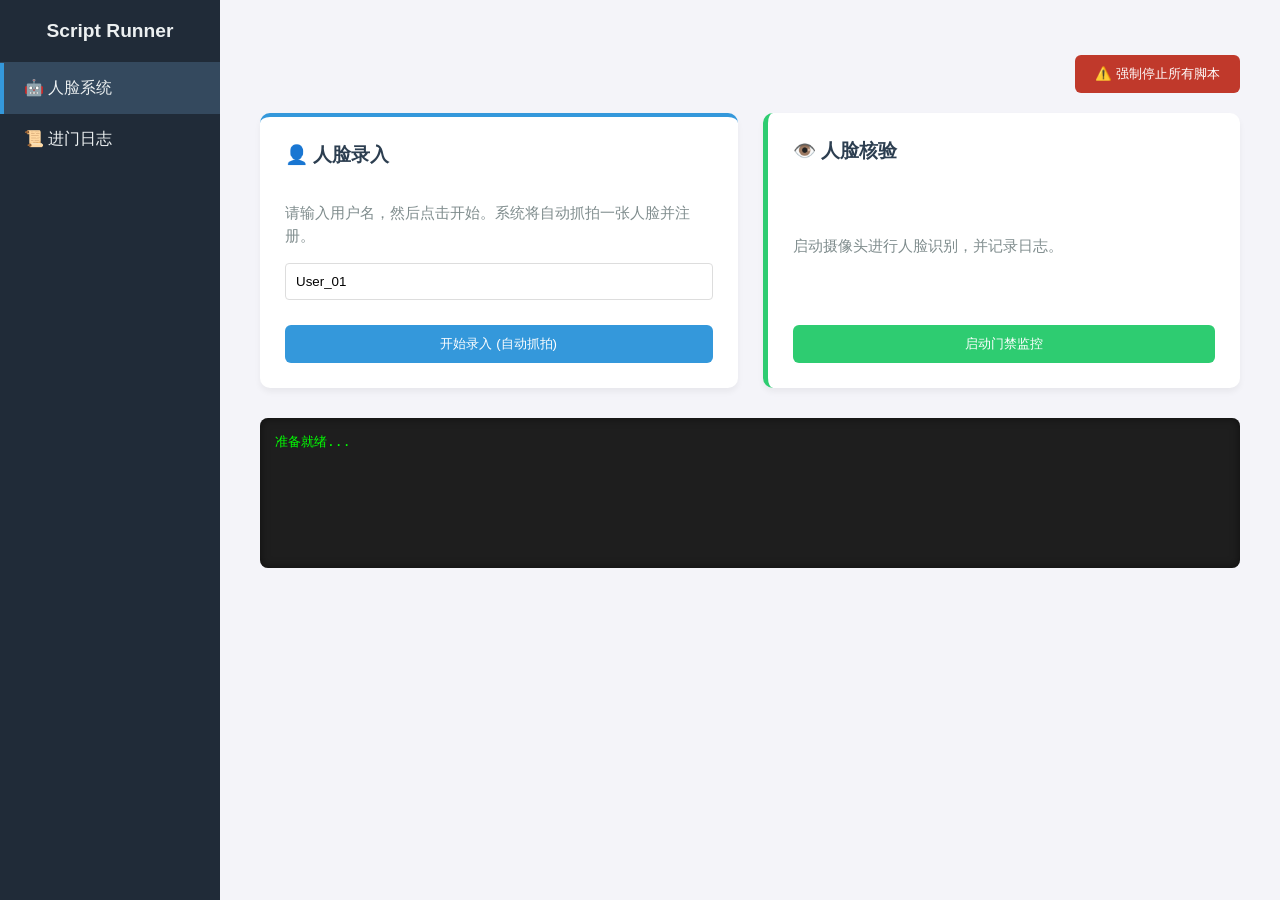
<file: templates/index.html>
<!DOCTYPE html>
<html lang="zh-CN">
<head>
    <meta charset="UTF-8">
    <meta name="viewport" content="width=device-width, initial-scale=1.0">
    <title>AI 脚本控制台</title>
    <style>
        body { margin: 0; font-family: 'Segoe UI', sans-serif; display: flex; height: 100vh; background-color: #f4f4f9; }
        
        /* 侧边栏 */
        .sidebar { width: 220px; background-color: #202b38; color: #ecf0f1; display: flex; flex-direction: column; }
        .sidebar-header { padding: 20px; font-size: 1.2rem; font-weight: bold; border-bottom: 1px solid #34495e; text-align: center; }
        
        .nav-item { padding: 15px 20px; cursor: pointer; transition: 0.2s; border-left: 4px solid transparent; }
        .nav-item:hover { background-color: #2c3e50; }
        .nav-item.active { background-color: #34495e; border-left-color: #3498db; }

        /* 主内容区 */
        .main-content { flex: 1; padding: 40px; overflow-y: auto; display: flex; flex-direction: column; }
        
        /* 卡片容器 */
        .section-container { display: none; } /* 默认隐藏所有部分 */
        .section-container.active { display: grid; grid-template-columns: repeat(auto-fill, minmax(320px, 1fr)); gap: 25px; animation: fadeIn 0.4s; }

        @keyframes fadeIn { from { opacity: 0; transform: translateY(10px); } to { opacity: 1; transform: translateY(0); } }

        /* 卡片样式 */
        .card { background: white; padding: 25px; border-radius: 10px; box-shadow: 0 4px 6px rgba(0,0,0,0.05); display: flex; flex-direction: column; justify-content: space-between; }
        .card h3 { margin-top: 0; color: #2c3e50; }
        .card p { color: #7f8c8d; font-size: 0.95rem; line-height: 1.5; }
        
        /* 按钮 */
        .btn { border: none; padding: 10px 20px; border-radius: 6px; cursor: pointer; font-weight: 500; transition: 0.2s; width: 100%; margin-top: 15px; }
        .btn-primary { background-color: #3498db; color: white; }
        .btn-primary:hover { background-color: #2980b9; }
        .btn-danger { background-color: #e74c3c; color: white; }
        .btn-danger:hover { background-color: #c0392b; }
        .btn:disabled { background-color: #bdc3c7; cursor: not-allowed; }

        /* 控制台输出 */
        #console-box { margin-top: auto; background: #1e1e1e; border-radius: 8px; padding: 15px; color: #0f0; font-family: monospace; min-height: 120px; max-height: 200px; overflow-y: auto; white-space: pre-wrap; margin-top: 30px; box-shadow: inset 0 0 10px rgba(0,0,0,0.5); }
        .log-entry { margin-bottom: 5px; border-bottom: 1px solid #333; padding-bottom: 2px; }

        /* 日志表格样式 */
        .log-table { width: 100%; border-collapse: collapse; margin-top: 15px; font-size: 0.9rem; }
        .log-table th, .log-table td { border: 1px solid #ddd; padding: 8px; text-align: left; }
        .log-table th { background-color: #f2f2f2; color: #333; }
        .log-table tr:nth-child(even) { background-color: #f9f9f9; }
        .log-img { width: 50px; height: 50px; object-fit: cover; border-radius: 4px; cursor: pointer; }
        .log-img:hover { transform: scale(2.5); transition: 0.2s; box-shadow: 0 0 10px rgba(0,0,0,0.5); z-index: 10; position: relative; }
        
        .input-group { display: flex; gap: 10px; margin-bottom: 10px; }
        .input-field { flex: 1; padding: 10px; border: 1px solid #ddd; border-radius: 4px; }
    </style>
</head>
<body>
    <!-- 侧边栏 -->
    <div class="sidebar">
        <div class="sidebar-header">Script Runner</div>
        <div class="nav-item active" onclick="switchTab('tab-ai', this)">🤖 人脸系统</div>
        <div class="nav-item" onclick="switchTab('tab-logs', this)">📜 进门日志</div>
    </div>

    <!-- 主内容 -->
    <div class="main-content">
        
        <!-- 全局停止按钮 -->
        <div style="margin-bottom: 20px; text-align: right;">
            <button class="btn btn-danger" style="width: auto; background-color: #c0392b;" onclick="stopScript()">
                ⚠️ 强制停止所有脚本
            </button>
        </div>

        <!-- Tab 1: AI 系统 -->
        <div id="tab-ai" class="section-container active">
            
            <!-- 录入卡片 -->
            <div class="card" style="border-top: 4px solid #3498db;">
                <h3>👤 人脸录入</h3>
                <p>请输入用户名，然后点击开始。系统将自动抓拍一张人脸并注册。</p>
                
                <div class="input-group">
                    <input type="text" id="username_input" class="input-field" placeholder="输入姓名 (例如: Wang_Wei)" value="User_01">
                </div>

                <button class="btn btn-primary" onclick="runRegister()">开始录入 (自动抓拍)</button>
            </div>

            <!-- 识别卡片 -->
            <div class="card" style="border-left: 5px solid #2ecc71;">
                <h3>👁️ 人脸核验</h3>
                <p>启动摄像头进行人脸识别，并记录日志。</p>
                <button class="btn" style="background-color: #2ecc71; color: white;" 
                        onclick="runScript('use_data_to_detect.py', [])">
                    启动门禁监控
                </button>
            </div>
        </div>

        <!-- Tab 2: 日志系统 -->
        <div id="tab-logs" class="section-container">
            <div class="card">
                <div style="display:flex; justify-content:space-between; align-items:center;">
                    <h3>最近进门记录</h3>
                    <button class="btn btn-primary" style="width:auto; padding: 5px 15px;" onclick="loadLogs()">🔄 刷新</button>
                </div>
                
                <table class="log-table">
                    <thead>
                        <tr>
                            <th>ID</th>
                            <th>抓拍</th>
                            <th>姓名</th>
                            <th>时间</th>
                            <th>相似度</th>
                        </tr>
                    </thead>
                    <tbody id="log-table-body">
                        <!-- JS 填充 -->
                    </tbody>
                </table>
            </div>
        </div>

        <div id="console-box">准备就绪...</div>
    </div>

    <script>
        // 切换栏目逻辑
        function switchTab(tabId, navElement) {
            // 1. 隐藏所有内容区域
            document.querySelectorAll('.section-container').forEach(el => el.classList.remove('active'));
            // 2. 显示选中的区域
            document.getElementById(tabId).classList.add('active');
            
            // 3. 更新左侧高亮
            document.querySelectorAll('.nav-item').forEach(el => el.classList.remove('active'));
            navElement.classList.add('active');
        }

        // 获取 CSRF Token
        function getCookie(name) {
            let cookieValue = null;
            if (document.cookie && document.cookie !== '') {
                const cookies = document.cookie.split(';');
                for (let i = 0; i < cookies.length; i++) {
                    const cookie = cookies[i].trim();
                    if (cookie.substring(0, name.length + 1) === (name + '=')) {
                        cookieValue = decodeURIComponent(cookie.substring(name.length + 1));
                        break;
                    }
                }
            }
            return cookieValue;
        }

        function switchTab(tabId, navElement) {
             document.querySelectorAll('.section-container').forEach(el => el.classList.remove('active'));
             document.getElementById(tabId).classList.add('active');
             document.querySelectorAll('.nav-item').forEach(el => el.classList.remove('active'));
             navElement.classList.add('active');
             if(tabId === 'tab-logs') loadLogs(); // 切换到日志时自动刷新
        }

        // 通用运行脚本函数 (支持传参)
        async function runScript(scriptName, args=[]) {
            const consoleBox = document.getElementById('console-box');
            consoleBox.innerHTML = `<div class="log-entry" style="color:yellow">>>> 正在启动 ${scriptName}...</div>`;

            try {
                await fetch('/api/run/', {
                    method: 'POST',
                    headers: {'Content-Type': 'application/json'},
                    body: JSON.stringify({ script_name: scriptName, args: args })
                });
                consoleBox.innerHTML += `<div class="log-entry">>>> 指令已发送，请操作弹出的窗口</div>`;
            } catch (error) {
                consoleBox.innerHTML += `<div class="log-entry" style="color:red">>>> 错误: ${error}</div>`;
            }
        }

        // 专门的录入函数
        function runRegister() {
            const name = document.getElementById('username_input').value;
            if (!name) { alert("请输入用户名！"); return; }
            // 调用脚本，传入用户名作为参数
            runScript('face_recognition.py', [name]);
        }

        // 停止脚本
        async function stopScript() {
            const res = await fetch('/api/stop/');
            const data = await res.json();
            document.getElementById('console-box').innerHTML += `<div class="log-entry" style="color:red">>>> ${data.message}</div>`;
        }

        // 加载日志
        async function loadLogs() {
            const tbody = document.getElementById('log-table-body');
            tbody.innerHTML = '<tr><td colspan="5">加载中...</td></tr>';
            
            try {
                const res = await fetch('/api/logs/');
                const json = await res.json();
                
                if (json.status === 'success' && json.data.length > 0) {
                    tbody.innerHTML = '';
                    json.data.forEach(log => {
                        const tr = `
                            <tr>
                                <td>${log.id}</td>
                                <td><img src="${log.img}" class="log-img" onerror="this.src=''"></td>
                                <td><b>${log.user}</b></td>
                                <td>${log.time}</td>
                                <td style="color:${log.sim > 0.5 ? 'green' : 'red'}">${log.sim}</td>
                            </tr>
                        `;
                        tbody.innerHTML += tr;
                    });
                } else {
                    tbody.innerHTML = '<tr><td colspan="5" style="text-align:center">暂无数据</td></tr>';
                }
            } catch (e) {
                tbody.innerHTML = `<tr><td colspan="5" style="color:red">加载失败: ${e}</td></tr>`;
            }
        }
    </script>
</body>
</html>
</file>
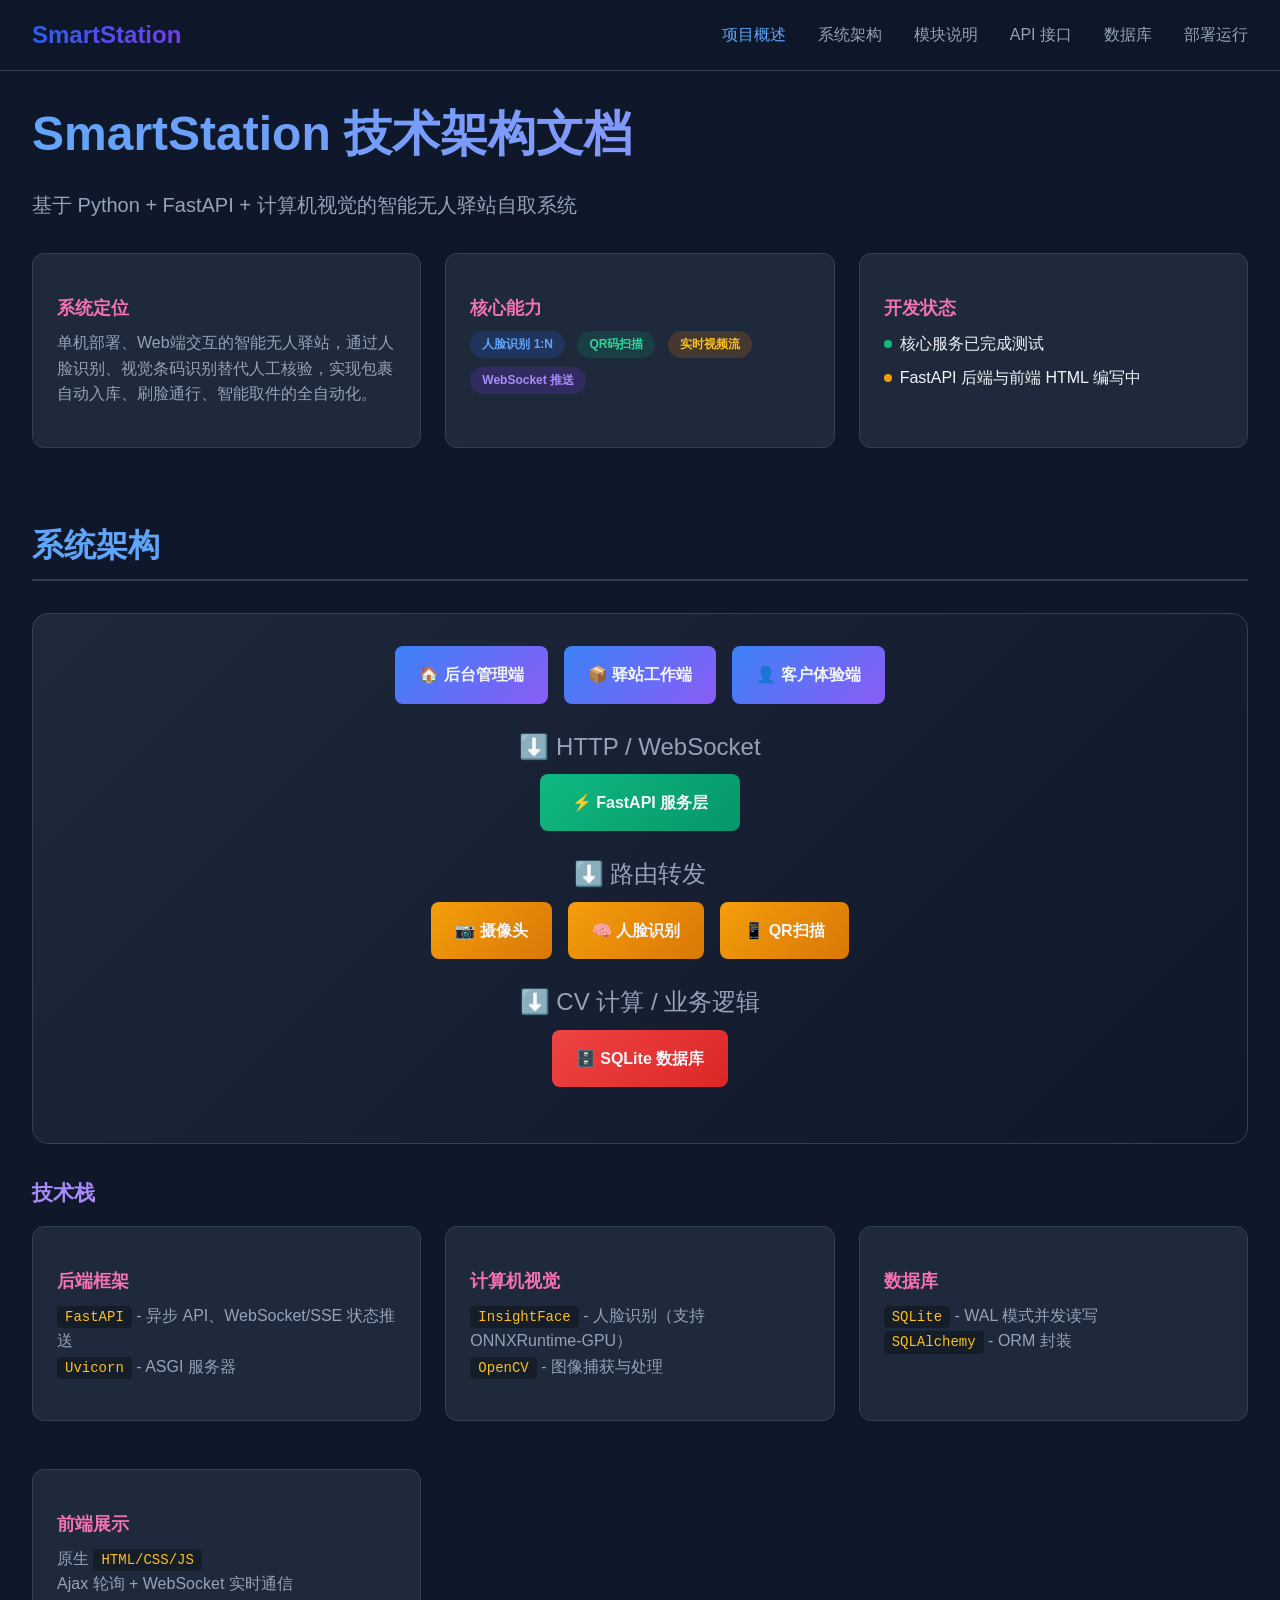
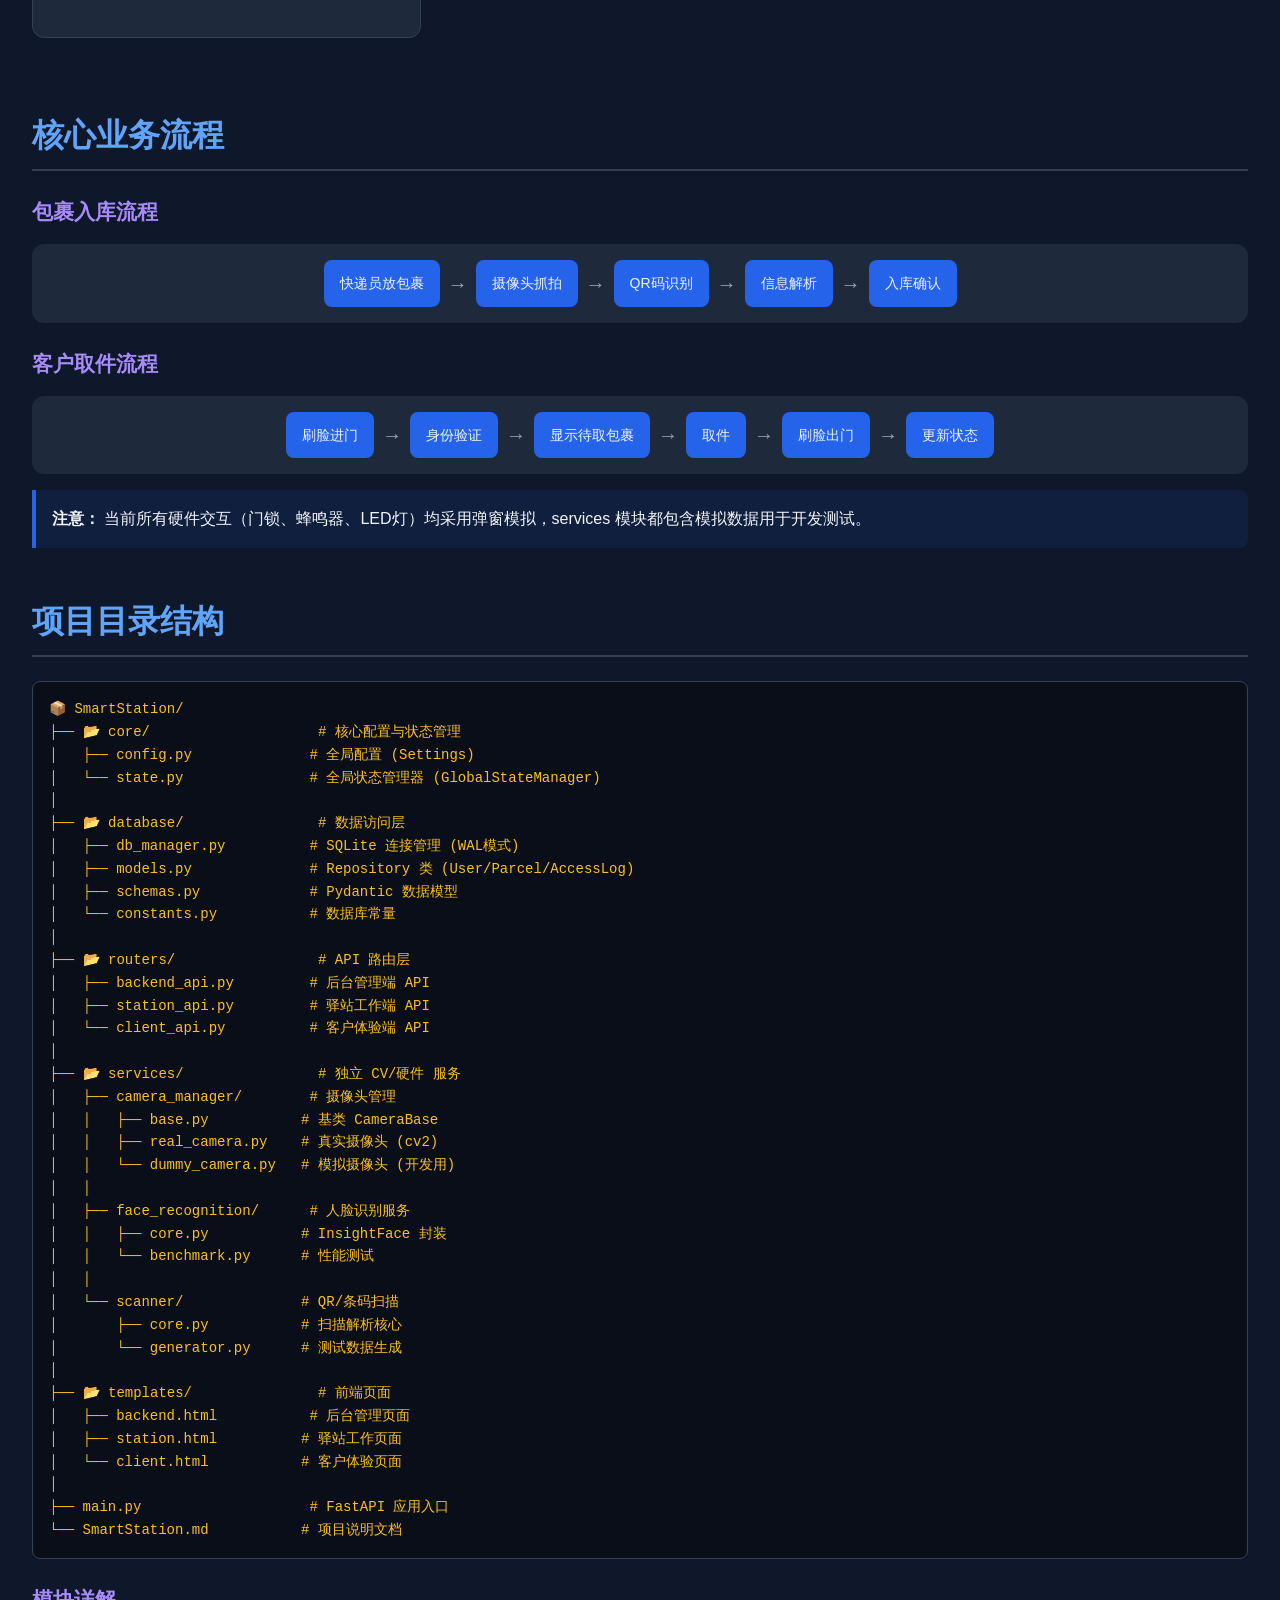
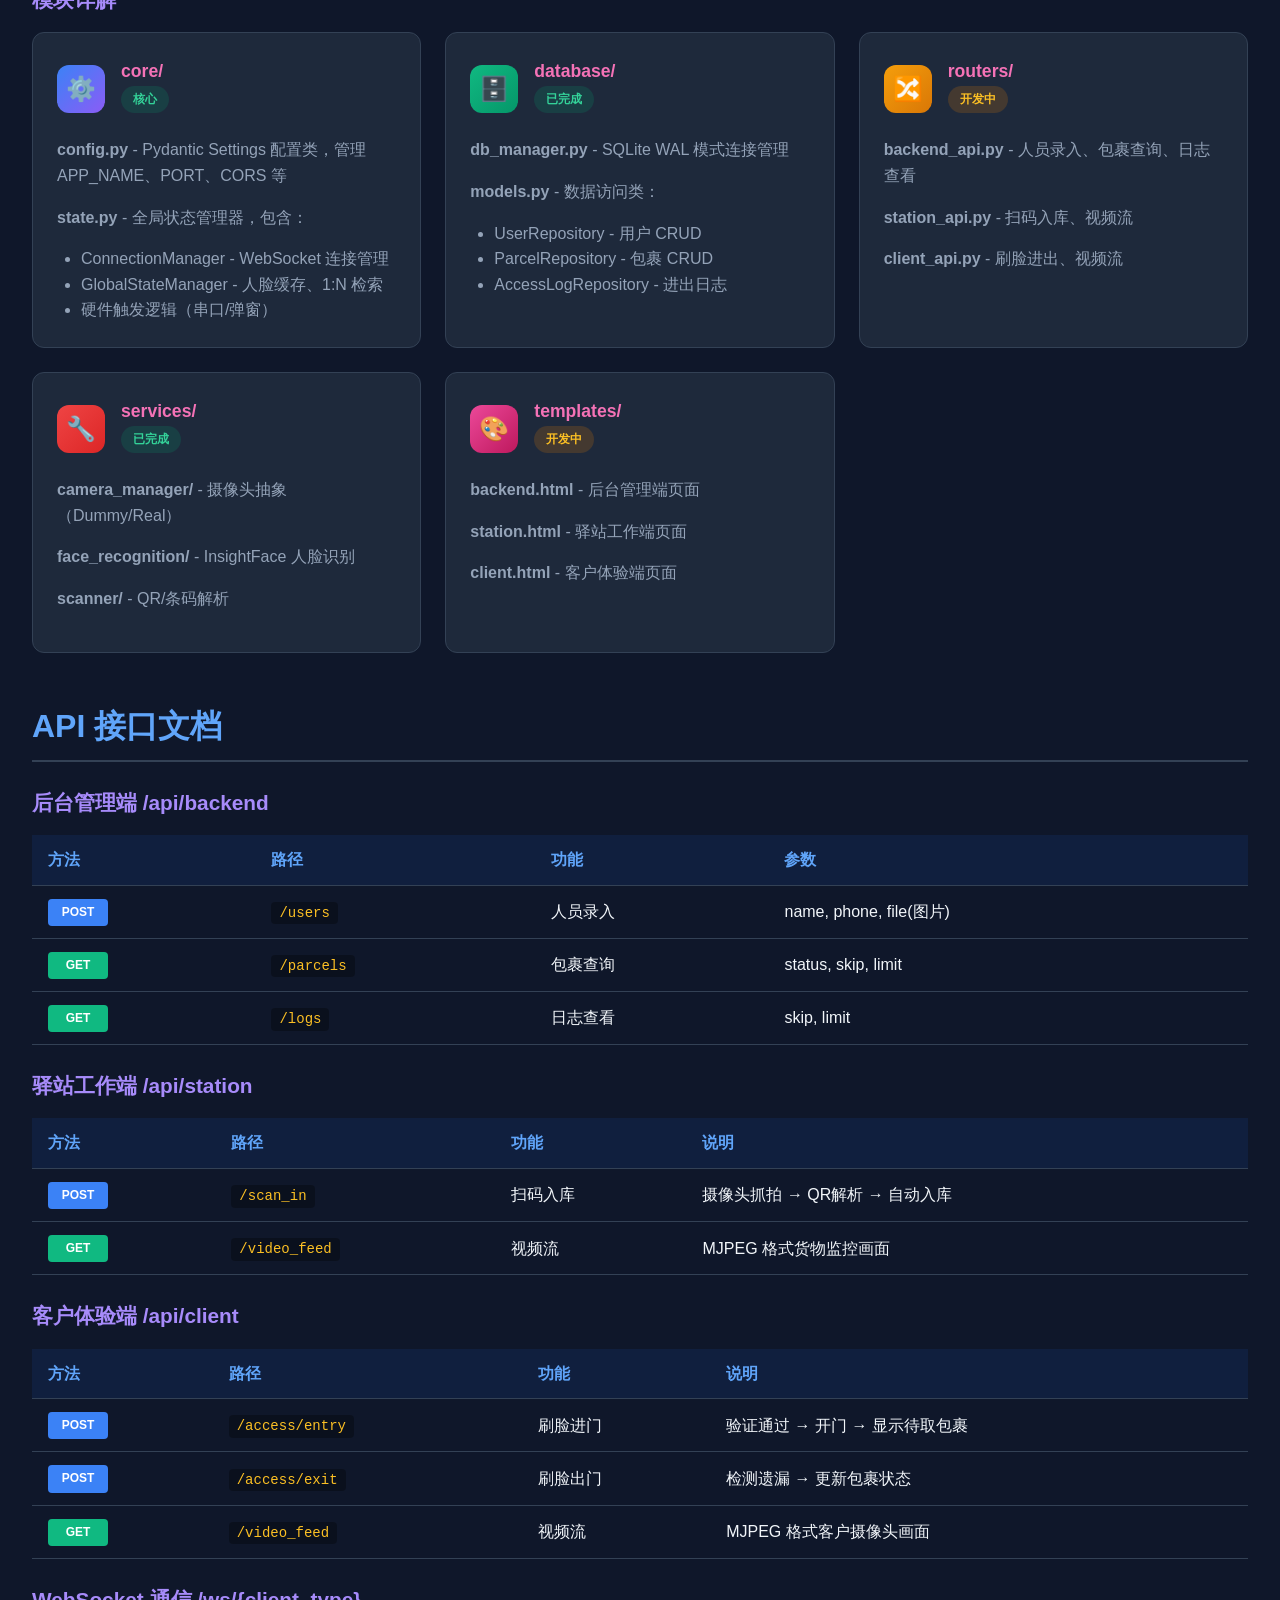
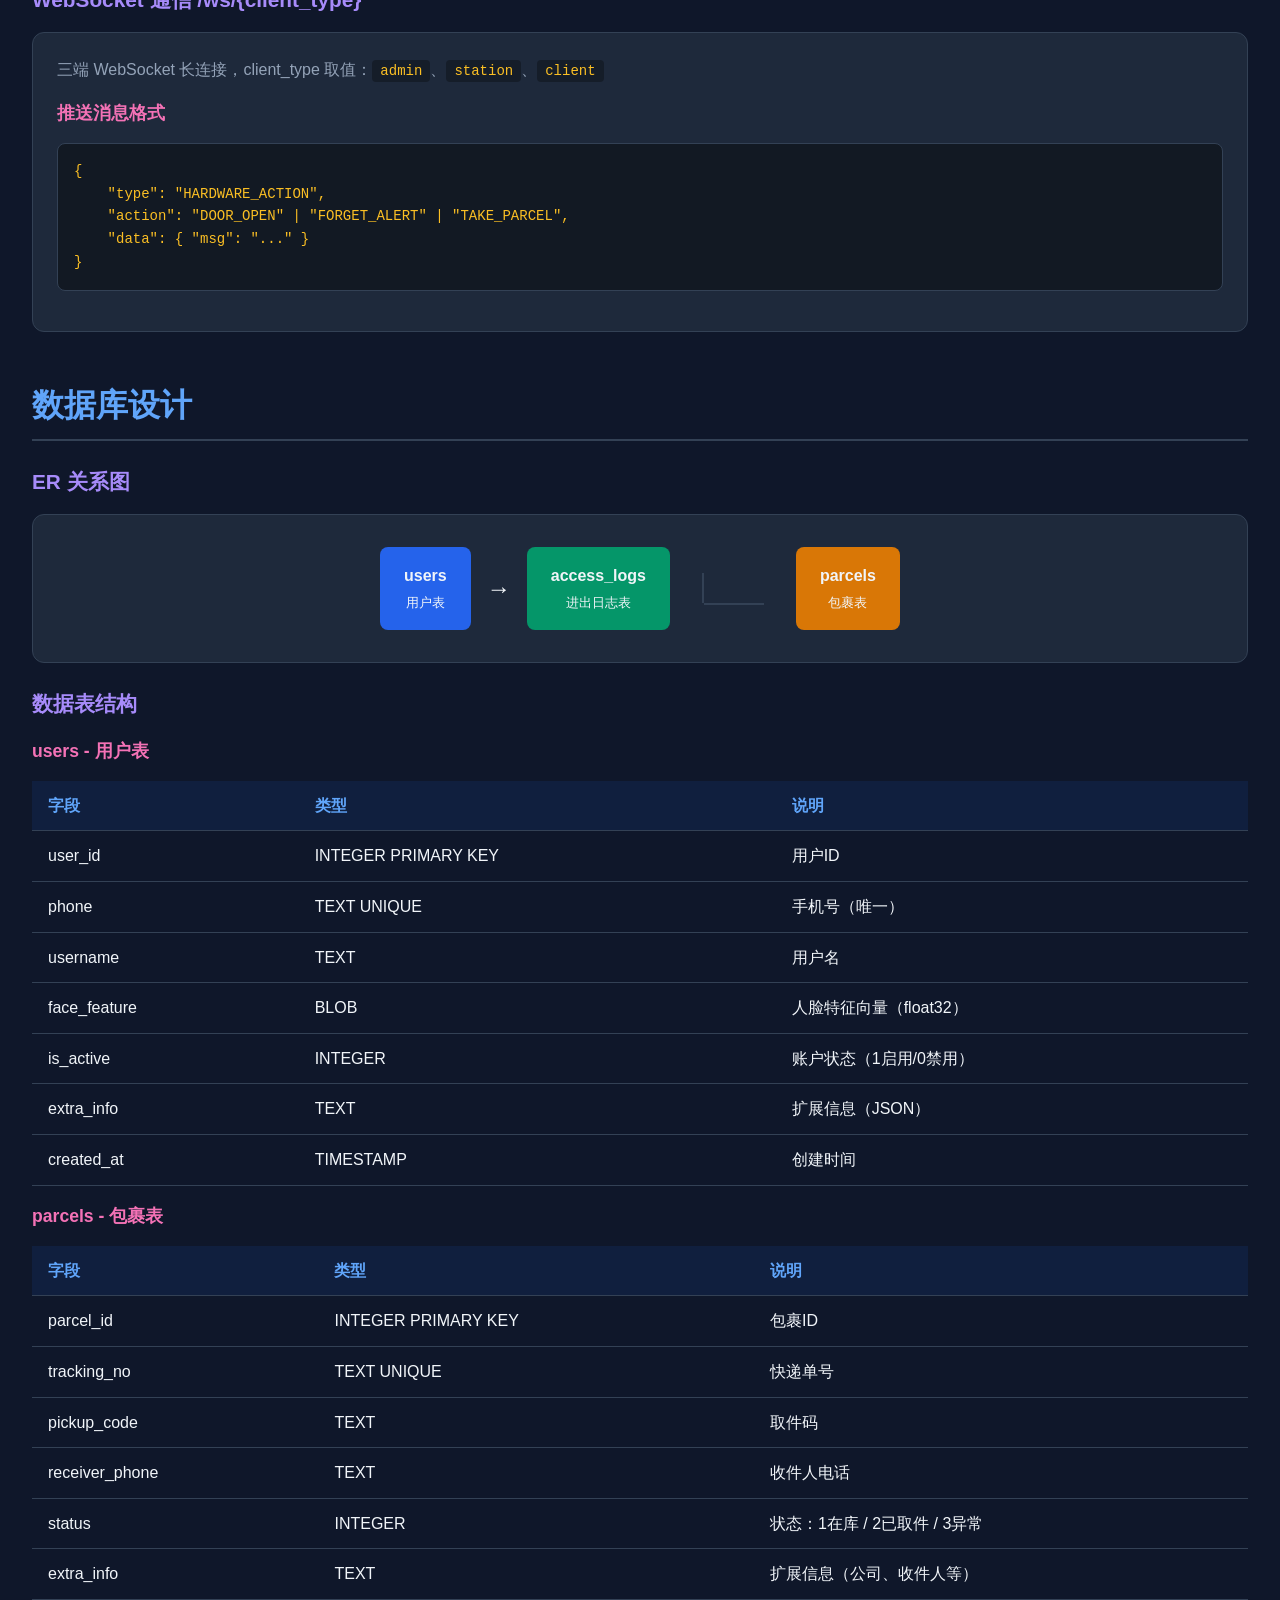
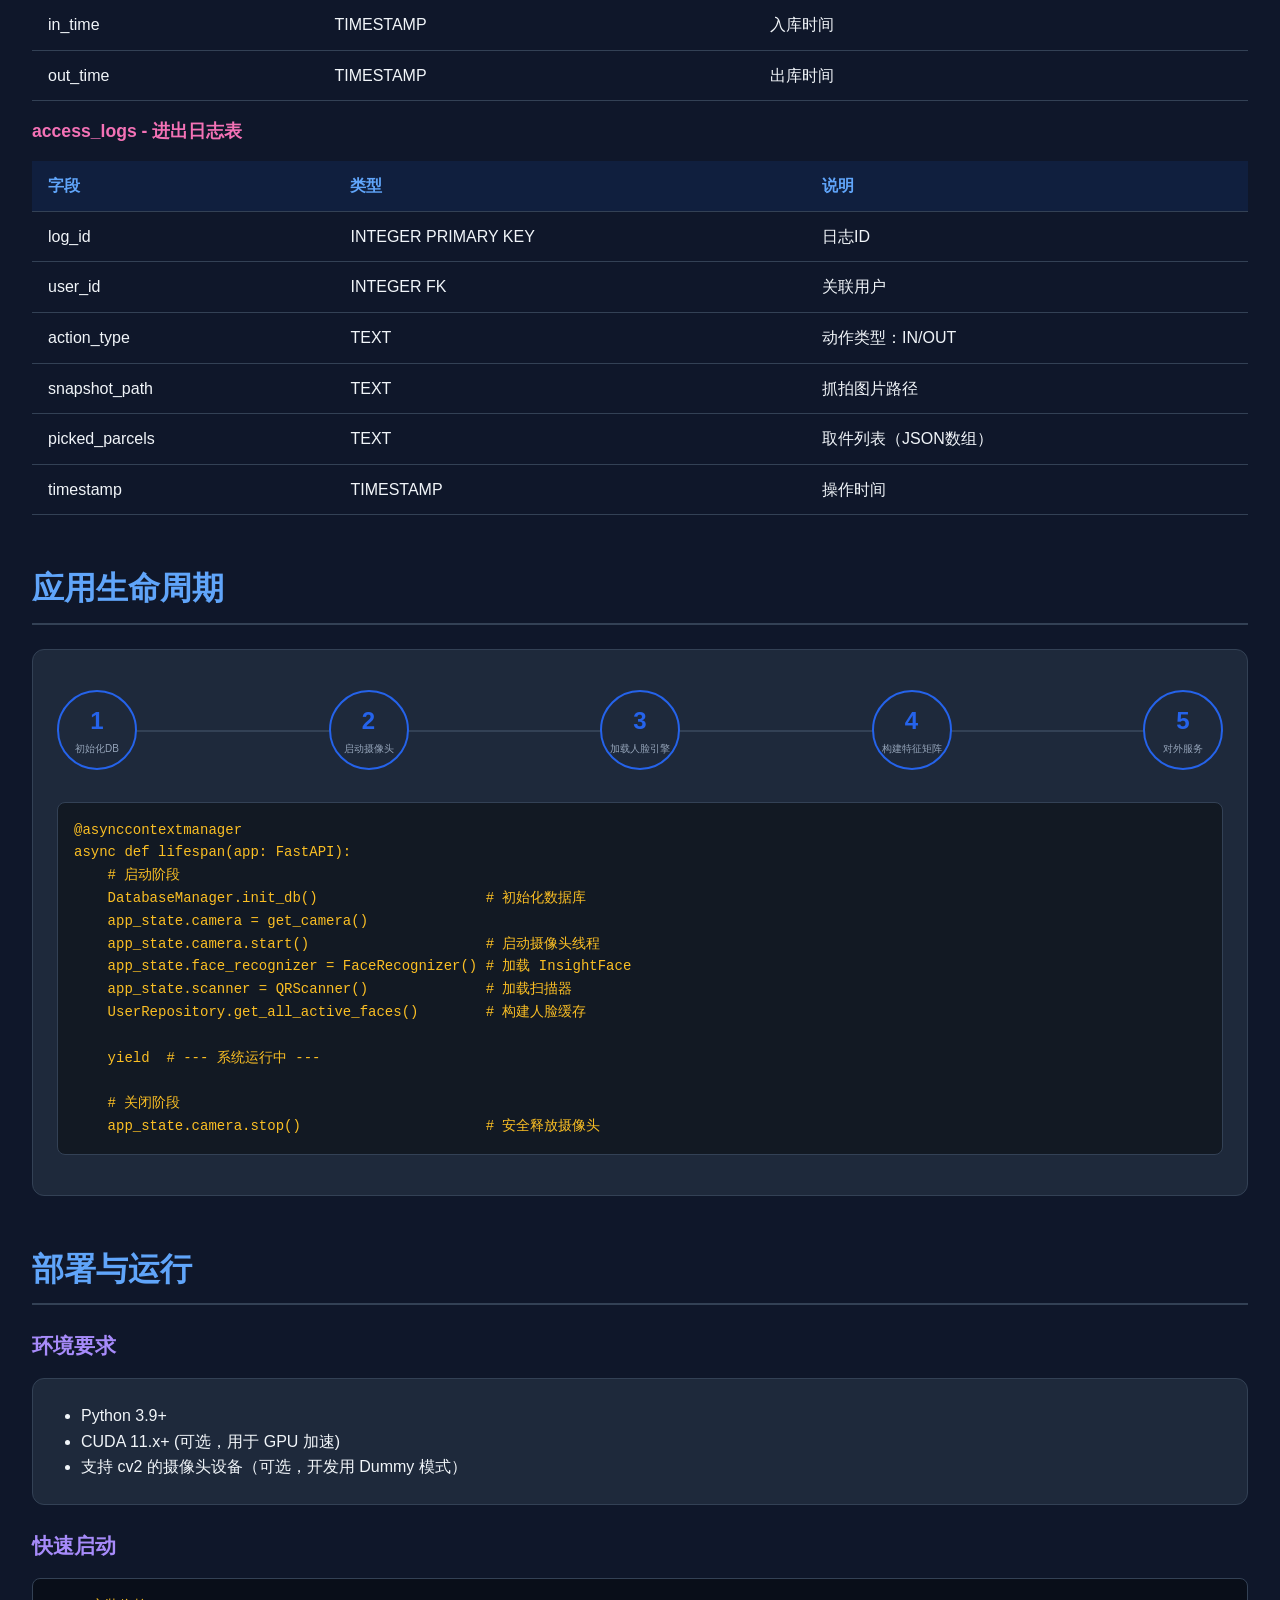
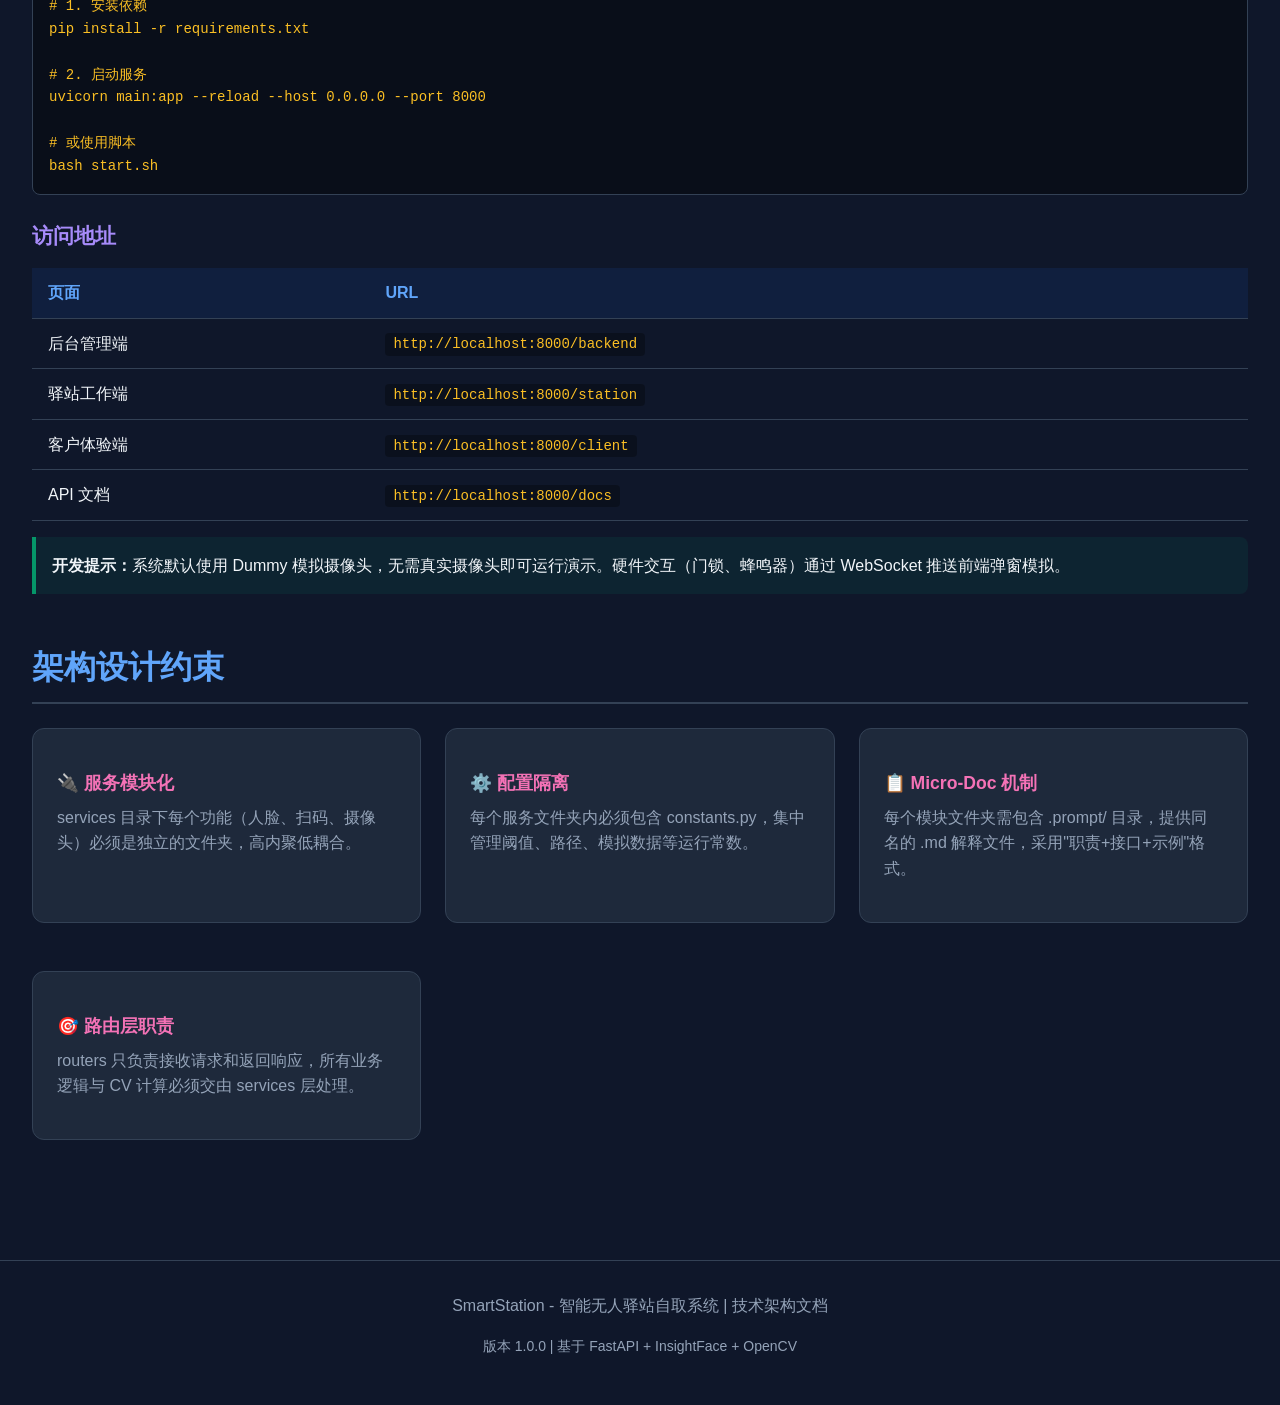
<file: docs/技术架构文档1.html>
<!DOCTYPE html>
<html lang="zh-CN">
<head>
    <meta charset="UTF-8">
    <meta name="viewport" content="width=device-width, initial-scale=1.0">
    <title>SmartStation 技术架构文档</title>
    <style>
        :root {
            --primary: #2563eb;
            --secondary: #7c3aed;
            --success: #059669;
            --warning: #d97706;
            --danger: #dc2626;
            --bg-dark: #0f172a;
            --bg-card: #1e293b;
            --text-primary: #f1f5f9;
            --text-secondary: #94a3b8;
            --border: #334155;
        }

        * {
            margin: 0;
            padding: 0;
            box-sizing: border-box;
        }

        body {
            font-family: -apple-system, BlinkMacSystemFont, 'Segoe UI', Roboto, 'Helvetica Neue', Arial, sans-serif;
            background: var(--bg-dark);
            color: var(--text-primary);
            line-height: 1.6;
        }

        /* 导航栏 */
        nav {
            position: fixed;
            top: 0;
            left: 0;
            right: 0;
            background: rgba(15, 23, 42, 0.95);
            backdrop-filter: blur(10px);
            border-bottom: 1px solid var(--border);
            padding: 1rem 2rem;
            z-index: 1000;
            display: flex;
            justify-content: space-between;
            align-items: center;
        }

        .nav-brand {
            font-size: 1.5rem;
            font-weight: 700;
            background: linear-gradient(135deg, var(--primary), var(--secondary));
            -webkit-background-clip: text;
            -webkit-text-fill-color: transparent;
        }

        .nav-links {
            display: flex;
            gap: 2rem;
        }

        .nav-links a {
            color: var(--text-secondary);
            text-decoration: none;
            font-weight: 500;
            transition: color 0.3s;
        }

        .nav-links a:hover {
            color: var(--primary);
        }

        /* 主容器 */
        .container {
            max-width: 1400px;
            margin: 0 auto;
            padding: 6rem 2rem 3rem;
        }

        /* 标题样式 */
        h1 {
            font-size: 3rem;
            margin-bottom: 1rem;
            background: linear-gradient(135deg, #60a5fa, #a78bfa);
            -webkit-background-clip: text;
            -webkit-text-fill-color: transparent;
        }

        h2 {
            font-size: 2rem;
            margin: 3rem 0 1.5rem;
            color: #60a5fa;
            border-bottom: 2px solid var(--border);
            padding-bottom: 0.5rem;
        }

        h3 {
            font-size: 1.3rem;
            margin: 1.5rem 0 1rem;
            color: #a78bfa;
        }

        h4 {
            font-size: 1.1rem;
            margin: 1rem 0 0.5rem;
            color: #f472b6;
        }

        p {
            margin-bottom: 1rem;
            color: var(--text-secondary);
        }

        /* 卡片 */
        .card {
            background: var(--bg-card);
            border: 1px solid var(--border);
            border-radius: 12px;
            padding: 1.5rem;
            margin-bottom: 1.5rem;
        }

        .card-grid {
            display: grid;
            grid-template-columns: repeat(auto-fit, minmax(300px, 1fr));
            gap: 1.5rem;
        }

        /* 徽章 */
        .badge {
            display: inline-block;
            padding: 0.25rem 0.75rem;
            border-radius: 9999px;
            font-size: 0.75rem;
            font-weight: 600;
            margin-right: 0.5rem;
            margin-bottom: 0.5rem;
        }

        .badge-primary { background: rgba(37, 99, 235, 0.2); color: #60a5fa; }
        .badge-success { background: rgba(5, 150, 105, 0.2); color: #34d399; }
        .badge-warning { background: rgba(217, 119, 6, 0.2); color: #fbbf24; }
        .badge-danger { background: rgba(220, 38, 38, 0.2); color: #f87171; }
        .badge-purple { background: rgba(124, 58, 237, 0.2); color: #a78bfa; }

        /* 架构图 */
        .architecture-diagram {
            background: linear-gradient(135deg, #1e293b 0%, #0f172a 100%);
            border: 1px solid var(--border);
            border-radius: 16px;
            padding: 2rem;
            margin: 2rem 0;
            overflow-x: auto;
        }

        .arch-layer {
            display: flex;
            justify-content: center;
            gap: 1rem;
            margin-bottom: 1.5rem;
            flex-wrap: wrap;
        }

        .arch-box {
            padding: 1rem 1.5rem;
            border-radius: 8px;
            text-align: center;
            font-weight: 600;
            min-width: 120px;
        }

        .arch-client { background: linear-gradient(135deg, #3b82f6, #8b5cf6); }
        .arch-api { background: linear-gradient(135deg, #10b981, #059669); }
        .arch-service { background: linear-gradient(135deg, #f59e0b, #d97706); }
        .arch-data { background: linear-gradient(135deg, #ef4444, #dc2626); }

        .arch-arrow {
            text-align: center;
            color: var(--text-secondary);
            font-size: 1.5rem;
            margin: 0.5rem 0;
        }

        /* 流程图 */
        .flow-chart {
            display: flex;
            align-items: center;
            justify-content: center;
            gap: 0.5rem;
            flex-wrap: wrap;
            padding: 1rem;
            background: var(--bg-card);
            border-radius: 12px;
            margin: 1rem 0;
        }

        .flow-step {
            padding: 0.75rem 1rem;
            background: var(--primary);
            border-radius: 8px;
            font-size: 0.875rem;
            font-weight: 500;
        }

        .flow-arrow {
            color: var(--text-secondary);
            font-size: 1.25rem;
        }

        /* 表格 */
        table {
            width: 100%;
            border-collapse: collapse;
            margin: 1rem 0;
        }

        th, td {
            padding: 0.75rem 1rem;
            text-align: left;
            border-bottom: 1px solid var(--border);
        }

        th {
            background: rgba(37, 99, 235, 0.1);
            color: #60a5fa;
            font-weight: 600;
        }

        tr:hover {
            background: rgba(255, 255, 255, 0.02);
        }

        code {
            background: rgba(0, 0, 0, 0.3);
            padding: 0.2rem 0.5rem;
            border-radius: 4px;
            font-family: 'Fira Code', 'Consolas', monospace;
            font-size: 0.875rem;
            color: #fbbf24;
        }

        pre {
            background: rgba(0, 0, 0, 0.4);
            border: 1px solid var(--border);
            border-radius: 8px;
            padding: 1rem;
            overflow-x: auto;
            margin: 1rem 0;
        }

        pre code {
            background: none;
            padding: 0;
        }

        /* 模块卡片 */
        .module-card {
            background: var(--bg-card);
            border: 1px solid var(--border);
            border-radius: 12px;
            padding: 1.5rem;
        }

        .module-header {
            display: flex;
            align-items: center;
            gap: 1rem;
            margin-bottom: 1rem;
        }

        .module-icon {
            width: 48px;
            height: 48px;
            border-radius: 12px;
            display: flex;
            align-items: center;
            justify-content: center;
            font-size: 1.5rem;
        }

        .icon-core { background: linear-gradient(135deg, #3b82f6, #8b5cf6); }
        .icon-db { background: linear-gradient(135deg, #10b981, #059669); }
        .icon-router { background: linear-gradient(135deg, #f59e0b, #d97706); }
        .icon-service { background: linear-gradient(135deg, #ef4444, #dc2626); }
        .icon-template { background: linear-gradient(135deg, #ec4899, #be185d); }

        /* 文件树 */
        .file-tree {
            font-family: 'Fira Code', 'Consolas', monospace;
            font-size: 0.875rem;
            line-height: 1.8;
        }

        .tree-item {
            padding-left: 1.5rem;
            position: relative;
        }

        .tree-item::before {
            content: '│';
            position: absolute;
            left: 0.5rem;
            color: var(--border);
        }

        .tree-item:last-child::before {
            content: '└';
        }

        .tree-folder {
            color: #60a5fa;
        }

        .tree-file {
            color: var(--text-secondary);
        }

        /* 状态标签 */
        .status {
            display: inline-flex;
            align-items: center;
            gap: 0.5rem;
        }

        .status-dot {
            width: 8px;
            height: 8px;
            border-radius: 50%;
        }

        .status-complete { background: #10b981; }
        .status-progress { background: #f59e0b; }
        .status-pending { background: #6b7280; }

        /* 注释样式 */
        .note {
            background: rgba(37, 99, 235, 0.1);
            border-left: 4px solid var(--primary);
            padding: 1rem;
            border-radius: 0 8px 8px 0;
            margin: 1rem 0;
        }

        .tip {
            background: rgba(5, 150, 105, 0.1);
            border-left: 4px solid var(--success);
            padding: 1rem;
            border-radius: 0 8px 8px 0;
            margin: 1rem 0;
        }

        /* 响应式 */
        @media (max-width: 768px) {
            .nav-links {
                display: none;
            }
            
            h1 {
                font-size: 2rem;
            }
            
            h2 {
                font-size: 1.5rem;
            }
        }

        /* 滚动条 */
        ::-webkit-scrollbar {
            width: 8px;
            height: 8px;
        }

        ::-webkit-scrollbar-track {
            background: var(--bg-dark);
        }

        ::-webkit-scrollbar-thumb {
            background: var(--border);
            border-radius: 4px;
        }

        ::-webkit-scrollbar-thumb:hover {
            background: #475569;
        }

        /* 端点表格 */
        .endpoint-method {
            display: inline-block;
            padding: 0.25rem 0.5rem;
            border-radius: 4px;
            font-size: 0.75rem;
            font-weight: 700;
            min-width: 60px;
            text-align: center;
        }

        .method-get { background: #10b981; color: white; }
        .method-post { background: #3b82f6; color: white; }
        .method-put { background: #f59e0b; color: white; }
        .method-delete { background: #ef4444; color: white; }

        /* 生命周期 */
        .lifecycle {
            display: flex;
            justify-content: space-between;
            align-items: center;
            padding: 1rem 0;
            position: relative;
        }

        .lifecycle::before {
            content: '';
            position: absolute;
            top: 50%;
            left: 0;
            right: 0;
            height: 2px;
            background: var(--border);
            z-index: 0;
        }

        .lifecycle-step {
            background: var(--bg-card);
            border: 2px solid var(--primary);
            border-radius: 50%;
            width: 80px;
            height: 80px;
            display: flex;
            flex-direction: column;
            align-items: center;
            justify-content: center;
            z-index: 1;
            position: relative;
        }

        .lifecycle-step .num {
            font-size: 1.5rem;
            font-weight: 700;
            color: var(--primary);
        }

        .lifecycle-step .label {
            font-size: 0.625rem;
            color: var(--text-secondary);
        }

        footer {
            text-align: center;
            padding: 2rem;
            color: var(--text-secondary);
            border-top: 1px solid var(--border);
            margin-top: 3rem;
        }
    </style>
</head>
<body>
    <nav>
        <div class="nav-brand">SmartStation</div>
        <div class="nav-links">
            <a href="#overview">项目概述</a>
            <a href="#architecture">系统架构</a>
            <a href="#modules">模块说明</a>
            <a href="#apis">API 接口</a>
            <a href="#database">数据库</a>
            <a href="#deploy">部署运行</a>
        </div>
    </nav>

    <div class="container">
        <!-- 项目概述 -->
        <section id="overview">
            <h1>SmartStation 技术架构文档</h1>
            <p style="font-size: 1.25rem; color: var(--text-secondary);">
                基于 Python + FastAPI + 计算机视觉的智能无人驿站自取系统
            </p>
            
            <div class="card-grid" style="margin-top: 2rem;">
                <div class="card">
                    <h4>系统定位</h4>
                    <p>单机部署、Web端交互的智能无人驿站，通过人脸识别、视觉条码识别替代人工核验，实现包裹自动入库、刷脸通行、智能取件的全自动化。</p>
                </div>
                <div class="card">
                    <h4>核心能力</h4>
                    <p>
                        <span class="badge badge-primary">人脸识别 1:N</span>
                        <span class="badge badge-success">QR码扫描</span>
                        <span class="badge badge-warning">实时视频流</span>
                        <span class="badge badge-purple">WebSocket 推送</span>
                    </p>
                </div>
                <div class="card">
                    <h4>开发状态</h4>
                    <div class="status">
                        <span class="status-dot status-complete"></span>
                        <span>核心服务已完成测试</span>
                    </div>
                    <div style="margin-top: 0.5rem;" class="status">
                        <span class="status-dot status-progress"></span>
                        <span>FastAPI 后端与前端 HTML 编写中</span>
                    </div>
                </div>
            </div>
        </section>

        <!-- 系统架构 -->
        <section id="architecture">
            <h2>系统架构</h2>
            
            <div class="architecture-diagram">
                <div class="arch-layer">
                    <div class="arch-box arch-client">🏠 后台管理端</div>
                    <div class="arch-box arch-client">📦 驿站工作端</div>
                    <div class="arch-box arch-client">👤 客户体验端</div>
                </div>
                <div class="arch-arrow">⬇️ HTTP / WebSocket</div>
                <div class="arch-layer">
                    <div class="arch-box arch-api" style="min-width: 200px;">⚡ FastAPI 服务层</div>
                </div>
                <div class="arch-arrow">⬇️ 路由转发</div>
                <div class="arch-layer">
                    <div class="arch-box arch-service">📷 摄像头</div>
                    <div class="arch-box arch-service">🧠 人脸识别</div>
                    <div class="arch-box arch-service">📱 QR扫描</div>
                </div>
                <div class="arch-arrow">⬇️ CV 计算 / 业务逻辑</div>
                <div class="arch-layer">
                    <div class="arch-box arch-data">🗄️ SQLite 数据库</div>
                </div>
            </div>

            <h3>技术栈</h3>
            <div class="card-grid">
                <div class="card">
                    <h4>后端框架</h4>
                    <p>
                        <code>FastAPI</code> - 异步 API、WebSocket/SSE 状态推送<br>
                        <code>Uvicorn</code> - ASGI 服务器
                    </p>
                </div>
                <div class="card">
                    <h4>计算机视觉</h4>
                    <p>
                        <code>InsightFace</code> - 人脸识别（支持 ONNXRuntime-GPU）<br>
                        <code>OpenCV</code> - 图像捕获与处理
                    </p>
                </div>
                <div class="card">
                    <h4>数据库</h4>
                    <p>
                        <code>SQLite</code> - WAL 模式并发读写<br>
                        <code>SQLAlchemy</code> - ORM 封装
                    </p>
                </div>
                <div class="card">
                    <h4>前端展示</h4>
                    <p>
                        原生 <code>HTML/CSS/JS</code><br>
                        Ajax 轮询 + WebSocket 实时通信
                    </p>
                </div>
            </div>
        </section>

        <!-- 核心业务流程 -->
        <section id="flow">
            <h2>核心业务流程</h2>
            
            <h3>包裹入库流程</h3>
            <div class="flow-chart">
                <div class="flow-step">快递员放包裹</div>
                <span class="flow-arrow">→</span>
                <div class="flow-step">摄像头抓拍</div>
                <span class="flow-arrow">→</span>
                <div class="flow-step">QR码识别</div>
                <span class="flow-arrow">→</span>
                <div class="flow-step">信息解析</div>
                <span class="flow-arrow">→</span>
                <div class="flow-step">入库确认</div>
            </div>

            <h3>客户取件流程</h3>
            <div class="flow-chart">
                <div class="flow-step">刷脸进门</div>
                <span class="flow-arrow">→</span>
                <div class="flow-step">身份验证</div>
                <span class="flow-arrow">→</span>
                <div class="flow-step">显示待取包裹</div>
                <span class="flow-arrow">→</span>
                <div class="flow-step">取件</div>
                <span class="flow-arrow">→</span>
                <div class="flow-step">刷脸出门</div>
                <span class="flow-arrow">→</span>
                <div class="flow-step">更新状态</div>
            </div>

            <div class="note">
                <strong>注意：</strong> 当前所有硬件交互（门锁、蜂鸣器、LED灯）均采用弹窗模拟，services 模块都包含模拟数据用于开发测试。
            </div>
        </section>

        <!-- 模块结构 -->
        <section id="modules">
            <h2>项目目录结构</h2>
            
            <pre><code>📦 SmartStation/
├── 📂 core/                    # 核心配置与状态管理
│   ├── config.py              # 全局配置 (Settings)
│   └── state.py               # 全局状态管理器 (GlobalStateManager)
│
├── 📂 database/                # 数据访问层
│   ├── db_manager.py          # SQLite 连接管理 (WAL模式)
│   ├── models.py              # Repository 类 (User/Parcel/AccessLog)
│   ├── schemas.py             # Pydantic 数据模型
│   └── constants.py           # 数据库常量
│
├── 📂 routers/                 # API 路由层
│   ├── backend_api.py         # 后台管理端 API
│   ├── station_api.py         # 驿站工作端 API
│   └── client_api.py          # 客户体验端 API
│
├── 📂 services/                # 独立 CV/硬件 服务
│   ├── camera_manager/        # 摄像头管理
│   │   ├── base.py           # 基类 CameraBase
│   │   ├── real_camera.py    # 真实摄像头 (cv2)
│   │   └── dummy_camera.py   # 模拟摄像头 (开发用)
│   │
│   ├── face_recognition/      # 人脸识别服务
│   │   ├── core.py           # InsightFace 封装
│   │   └── benchmark.py      # 性能测试
│   │
│   └── scanner/              # QR/条码扫描
│       ├── core.py           # 扫描解析核心
│       └── generator.py      # 测试数据生成
│
├── 📂 templates/               # 前端页面
│   ├── backend.html           # 后台管理页面
│   ├── station.html          # 驿站工作页面
│   └── client.html           # 客户体验页面
│
├── main.py                    # FastAPI 应用入口
└── SmartStation.md           # 项目说明文档</code></pre>

            <h3>模块详解</h3>
            <div class="card-grid">
                <div class="module-card">
                    <div class="module-header">
                        <div class="module-icon icon-core">⚙️</div>
                        <div>
                            <h4 style="margin: 0;">core/</h4>
                            <span class="badge badge-success">核心</span>
                        </div>
                    </div>
                    <p><strong>config.py</strong> - Pydantic Settings 配置类，管理 APP_NAME、PORT、CORS 等</p>
                    <p><strong>state.py</strong> - 全局状态管理器，包含：</p>
                    <ul style="margin-left: 1.5rem; color: var(--text-secondary);">
                        <li>ConnectionManager - WebSocket 连接管理</li>
                        <li>GlobalStateManager - 人脸缓存、1:N 检索</li>
                        <li>硬件触发逻辑（串口/弹窗）</li>
                    </ul>
                </div>

                <div class="module-card">
                    <div class="module-header">
                        <div class="module-icon icon-db">🗄️</div>
                        <div>
                            <h4 style="margin: 0;">database/</h4>
                            <span class="badge badge-success">已完成</span>
                        </div>
                    </div>
                    <p><strong>db_manager.py</strong> - SQLite WAL 模式连接管理</p>
                    <p><strong>models.py</strong> - 数据访问类：</p>
                    <ul style="margin-left: 1.5rem; color: var(--text-secondary);">
                        <li>UserRepository - 用户 CRUD</li>
                        <li>ParcelRepository - 包裹 CRUD</li>
                        <li>AccessLogRepository - 进出日志</li>
                    </ul>
                </div>

                <div class="module-card">
                    <div class="module-header">
                        <div class="module-icon icon-router">🔀</div>
                        <div>
                            <h4 style="margin: 0;">routers/</h4>
                            <span class="badge badge-warning">开发中</span>
                        </div>
                    </div>
                    <p><strong>backend_api.py</strong> - 人员录入、包裹查询、日志查看</p>
                    <p><strong>station_api.py</strong> - 扫码入库、视频流</p>
                    <p><strong>client_api.py</strong> - 刷脸进出、视频流</p>
                </div>

                <div class="module-card">
                    <div class="module-header">
                        <div class="module-icon icon-service">🔧</div>
                        <div>
                            <h4 style="margin: 0;">services/</h4>
                            <span class="badge badge-success">已完成</span>
                        </div>
                    </div>
                    <p><strong>camera_manager/</strong> - 摄像头抽象（Dummy/Real）</p>
                    <p><strong>face_recognition/</strong> - InsightFace 人脸识别</p>
                    <p><strong>scanner/</strong> - QR/条码解析</p>
                </div>

                <div class="module-card">
                    <div class="module-header">
                        <div class="module-icon icon-template">🎨</div>
                        <div>
                            <h4 style="margin: 0;">templates/</h4>
                            <span class="badge badge-warning">开发中</span>
                        </div>
                    </div>
                    <p><strong>backend.html</strong> - 后台管理端页面</p>
                    <p><strong>station.html</strong> - 驿站工作端页面</p>
                    <p><strong>client.html</strong> - 客户体验端页面</p>
                </div>
            </div>
        </section>

        <!-- API 接口 -->
        <section id="apis">
            <h2>API 接口文档</h2>

            <h3>后台管理端 /api/backend</h3>
            <table>
                <thead>
                    <tr>
                        <th>方法</th>
                        <th>路径</th>
                        <th>功能</th>
                        <th>参数</th>
                    </tr>
                </thead>
                <tbody>
                    <tr>
                        <td><span class="endpoint-method method-post">POST</span></td>
                        <td><code>/users</code></td>
                        <td>人员录入</td>
                        <td>name, phone, file(图片)</td>
                    </tr>
                    <tr>
                        <td><span class="endpoint-method method-get">GET</span></td>
                        <td><code>/parcels</code></td>
                        <td>包裹查询</td>
                        <td>status, skip, limit</td>
                    </tr>
                    <tr>
                        <td><span class="endpoint-method method-get">GET</span></td>
                        <td><code>/logs</code></td>
                        <td>日志查看</td>
                        <td>skip, limit</td>
                    </tr>
                </tbody>
            </table>

            <h3>驿站工作端 /api/station</h3>
            <table>
                <thead>
                    <tr>
                        <th>方法</th>
                        <th>路径</th>
                        <th>功能</th>
                        <th>说明</th>
                    </tr>
                </thead>
                <tbody>
                    <tr>
                        <td><span class="endpoint-method method-post">POST</span></td>
                        <td><code>/scan_in</code></td>
                        <td>扫码入库</td>
                        <td>摄像头抓拍 → QR解析 → 自动入库</td>
                    </tr>
                    <tr>
                        <td><span class="endpoint-method method-get">GET</span></td>
                        <td><code>/video_feed</code></td>
                        <td>视频流</td>
                        <td>MJPEG 格式货物监控画面</td>
                    </tr>
                </tbody>
            </table>

            <h3>客户体验端 /api/client</h3>
            <table>
                <thead>
                    <tr>
                        <th>方法</th>
                        <th>路径</th>
                        <th>功能</th>
                        <th>说明</th>
                    </tr>
                </thead>
                <tbody>
                    <tr>
                        <td><span class="endpoint-method method-post">POST</span></td>
                        <td><code>/access/entry</code></td>
                        <td>刷脸进门</td>
                        <td>验证通过 → 开门 → 显示待取包裹</td>
                    </tr>
                    <tr>
                        <td><span class="endpoint-method method-post">POST</span></td>
                        <td><code>/access/exit</code></td>
                        <td>刷脸出门</td>
                        <td>检测遗漏 → 更新包裹状态</td>
                    </tr>
                    <tr>
                        <td><span class="endpoint-method method-get">GET</span></td>
                        <td><code>/video_feed</code></td>
                        <td>视频流</td>
                        <td>MJPEG 格式客户摄像头画面</td>
                    </tr>
                </tbody>
            </table>

            <h3>WebSocket 通信 /ws/{client_type}</h3>
            <div class="card">
                <p>三端 WebSocket 长连接，client_type 取值：<code>admin</code>、<code>station</code>、<code>client</code></p>
                <h4>推送消息格式</h4>
                <pre><code>{
    "type": "HARDWARE_ACTION",
    "action": "DOOR_OPEN" | "FORGET_ALERT" | "TAKE_PARCEL",
    "data": { "msg": "..." }
}</code></pre>
            </div>
        </section>

        <!-- 数据库设计 -->
        <section id="database">
            <h2>数据库设计</h2>

            <h3>ER 关系图</h3>
            <div class="card" style="text-align: center; padding: 2rem;">
                <div style="display: inline-flex; align-items: center; gap: 1rem; flex-wrap: wrap; justify-content: center;">
                    <div style="background: var(--primary); padding: 1rem 1.5rem; border-radius: 8px;">
                        <strong>users</strong><br>
                        <small>用户表</small>
                    </div>
                    <span style="font-size: 1.5rem;">→</span>
                    <div style="background: var(--success); padding: 1rem 1.5rem; border-radius: 8px;">
                        <strong>access_logs</strong><br>
                        <small>进出日志表</small>
                    </div>
                    <div style="padding: 1rem;">
                        <div style="border-left: 2px solid var(--border); height: 30px;"></div>
                        <div style="border-top: 2px solid var(--border); width: 60px; margin-left: 2px;"></div>
                    </div>
                    <div style="background: var(--warning); padding: 1rem 1.5rem; border-radius: 8px;">
                        <strong>parcels</strong><br>
                        <small>包裹表</small>
                    </div>
                </div>
            </div>

            <h3>数据表结构</h3>
            
            <h4>users - 用户表</h4>
            <table>
                <thead>
                    <tr>
                        <th>字段</th>
                        <th>类型</th>
                        <th>说明</th>
                    </tr>
                </thead>
                <tbody>
                    <tr><td>user_id</td><td>INTEGER PRIMARY KEY</td><td>用户ID</td></tr>
                    <tr><td>phone</td><td>TEXT UNIQUE</td><td>手机号（唯一）</td></tr>
                    <tr><td>username</td><td>TEXT</td><td>用户名</td></tr>
                    <tr><td>face_feature</td><td>BLOB</td><td>人脸特征向量（float32）</td></tr>
                    <tr><td>is_active</td><td>INTEGER</td><td>账户状态（1启用/0禁用）</td></tr>
                    <tr><td>extra_info</td><td>TEXT</td><td>扩展信息（JSON）</td></tr>
                    <tr><td>created_at</td><td>TIMESTAMP</td><td>创建时间</td></tr>
                </tbody>
            </table>

            <h4>parcels - 包裹表</h4>
            <table>
                <thead>
                    <tr>
                        <th>字段</th>
                        <th>类型</th>
                        <th>说明</th>
                    </tr>
                </thead>
                <tbody>
                    <tr><td>parcel_id</td><td>INTEGER PRIMARY KEY</td><td>包裹ID</td></tr>
                    <tr><td>tracking_no</td><td>TEXT UNIQUE</td><td>快递单号</td></tr>
                    <tr><td>pickup_code</td><td>TEXT</td><td>取件码</td></tr>
                    <tr><td>receiver_phone</td><td>TEXT</td><td>收件人电话</td></tr>
                    <tr><td>status</td><td>INTEGER</td><td>状态：1在库 / 2已取件 / 3异常</td></tr>
                    <tr><td>extra_info</td><td>TEXT</td><td>扩展信息（公司、收件人等）</td></tr>
                    <tr><td>in_time</td><td>TIMESTAMP</td><td>入库时间</td></tr>
                    <tr><td>out_time</td><td>TIMESTAMP</td><td>出库时间</td></tr>
                </tbody>
            </table>

            <h4>access_logs - 进出日志表</h4>
            <table>
                <thead>
                    <tr>
                        <th>字段</th>
                        <th>类型</th>
                        <th>说明</th>
                    </tr>
                </thead>
                <tbody>
                    <tr><td>log_id</td><td>INTEGER PRIMARY KEY</td><td>日志ID</td></tr>
                    <tr><td>user_id</td><td>INTEGER FK</td><td>关联用户</td></tr>
                    <tr><td>action_type</td><td>TEXT</td><td>动作类型：IN/OUT</td></tr>
                    <tr><td>snapshot_path</td><td>TEXT</td><td>抓拍图片路径</td></tr>
                    <tr><td>picked_parcels</td><td>TEXT</td><td>取件列表（JSON数组）</td></tr>
                    <tr><td>timestamp</td><td>TIMESTAMP</td><td>操作时间</td></tr>
                </tbody>
            </table>
        </section>

        <!-- 生命周期 -->
        <section id="lifecycle">
            <h2>应用生命周期</h2>
            <div class="card">
                <div class="lifecycle">
                    <div class="lifecycle-step">
                        <span class="num">1</span>
                        <span class="label">初始化DB</span>
                    </div>
                    <div class="lifecycle-step">
                        <span class="num">2</span>
                        <span class="label">启动摄像头</span>
                    </div>
                    <div class="lifecycle-step">
                        <span class="num">3</span>
                        <span class="label">加载人脸引擎</span>
                    </div>
                    <div class="lifecycle-step">
                        <span class="num">4</span>
                        <span class="label">构建特征矩阵</span>
                    </div>
                    <div class="lifecycle-step">
                        <span class="num">5</span>
                        <span class="label">对外服务</span>
                    </div>
                </div>
                <pre><code>@asynccontextmanager
async def lifespan(app: FastAPI):
    # 启动阶段
    DatabaseManager.init_db()                    # 初始化数据库
    app_state.camera = get_camera()
    app_state.camera.start()                     # 启动摄像头线程
    app_state.face_recognizer = FaceRecognizer() # 加载 InsightFace
    app_state.scanner = QRScanner()              # 加载扫描器
    UserRepository.get_all_active_faces()        # 构建人脸缓存
    
    yield  # --- 系统运行中 ---
    
    # 关闭阶段
    app_state.camera.stop()                      # 安全释放摄像头
</code></pre>
            </div>
        </section>

        <!-- 部署运行 -->
        <section id="deploy">
            <h2>部署与运行</h2>

            <h3>环境要求</h3>
            <div class="card">
                <ul style="margin-left: 1.5rem;">
                    <li>Python 3.9+</li>
                    <li>CUDA 11.x+ (可选，用于 GPU 加速)</li>
                    <li>支持 cv2 的摄像头设备（可选，开发用 Dummy 模式）</li>
                </ul>
            </div>

            <h3>快速启动</h3>
            <pre><code># 1. 安装依赖
pip install -r requirements.txt

# 2. 启动服务
uvicorn main:app --reload --host 0.0.0.0 --port 8000

# 或使用脚本
bash start.sh</code></pre>

            <h3>访问地址</h3>
            <table>
                <thead>
                    <tr>
                        <th>页面</th>
                        <th>URL</th>
                    </tr>
                </thead>
                <tbody>
                    <tr>
                        <td>后台管理端</td>
                        <td><code>http://localhost:8000/backend</code></td>
                    </tr>
                    <tr>
                        <td>驿站工作端</td>
                        <td><code>http://localhost:8000/station</code></td>
                    </tr>
                    <tr>
                        <td>客户体验端</td>
                        <td><code>http://localhost:8000/client</code></td>
                    </tr>
                    <tr>
                        <td>API 文档</td>
                        <td><code>http://localhost:8000/docs</code></td>
                    </tr>
                </tbody>
            </table>

            <div class="tip">
                <strong>开发提示：</strong>系统默认使用 Dummy 模拟摄像头，无需真实摄像头即可运行演示。硬件交互（门锁、蜂鸣器）通过 WebSocket 推送前端弹窗模拟。
            </div>
        </section>

        <!-- 架构约束 -->
        <section id="constraints">
            <h2>架构设计约束</h2>
            <div class="card-grid">
                <div class="card">
                    <h4>🔌 服务模块化</h4>
                    <p>services 目录下每个功能（人脸、扫码、摄像头）必须是独立的文件夹，高内聚低耦合。</p>
                </div>
                <div class="card">
                    <h4>⚙️ 配置隔离</h4>
                    <p>每个服务文件夹内必须包含 constants.py，集中管理阈值、路径、模拟数据等运行常数。</p>
                </div>
                <div class="card">
                    <h4>📋 Micro-Doc 机制</h4>
                    <p>每个模块文件夹需包含 .prompt/ 目录，提供同名的 .md 解释文件，采用"职责+接口+示例"格式。</p>
                </div>
                <div class="card">
                    <h4>🎯 路由层职责</h4>
                    <p>routers 只负责接收请求和返回响应，所有业务逻辑与 CV 计算必须交由 services 层处理。</p>
                </div>
            </div>
        </section>
    </div>

    <footer>
        <p>SmartStation - 智能无人驿站自取系统 | 技术架构文档</p>
        <p style="font-size: 0.875rem; margin-top: 0.5rem;">版本 1.0.0 | 基于 FastAPI + InsightFace + OpenCV</p>
    </footer>

    <script>
        // 平滑滚动
        document.querySelectorAll('a[href^="#"]').forEach(anchor => {
            anchor.addEventListener('click', function (e) {
                e.preventDefault();
                document.querySelector(this.getAttribute('href')).scrollIntoView({
                    behavior: 'smooth'
                });
            });
        });

        // 导航高亮
        window.addEventListener('scroll', () => {
            const sections = document.querySelectorAll('section[id]');
            const navLinks = document.querySelectorAll('.nav-links a');
            
            let current = '';
            sections.forEach(section => {
                const sectionTop = section.offsetTop;
                if (scrollY >= sectionTop - 100) {
                    current = section.getAttribute('id');
                }
            });

            navLinks.forEach(link => {
                link.style.color = link.getAttribute('href') === '#' + current 
                    ? '#60a5fa' 
                    : 'var(--text-secondary)';
            });
        });
    </script>
</body>
</html>
</file>
